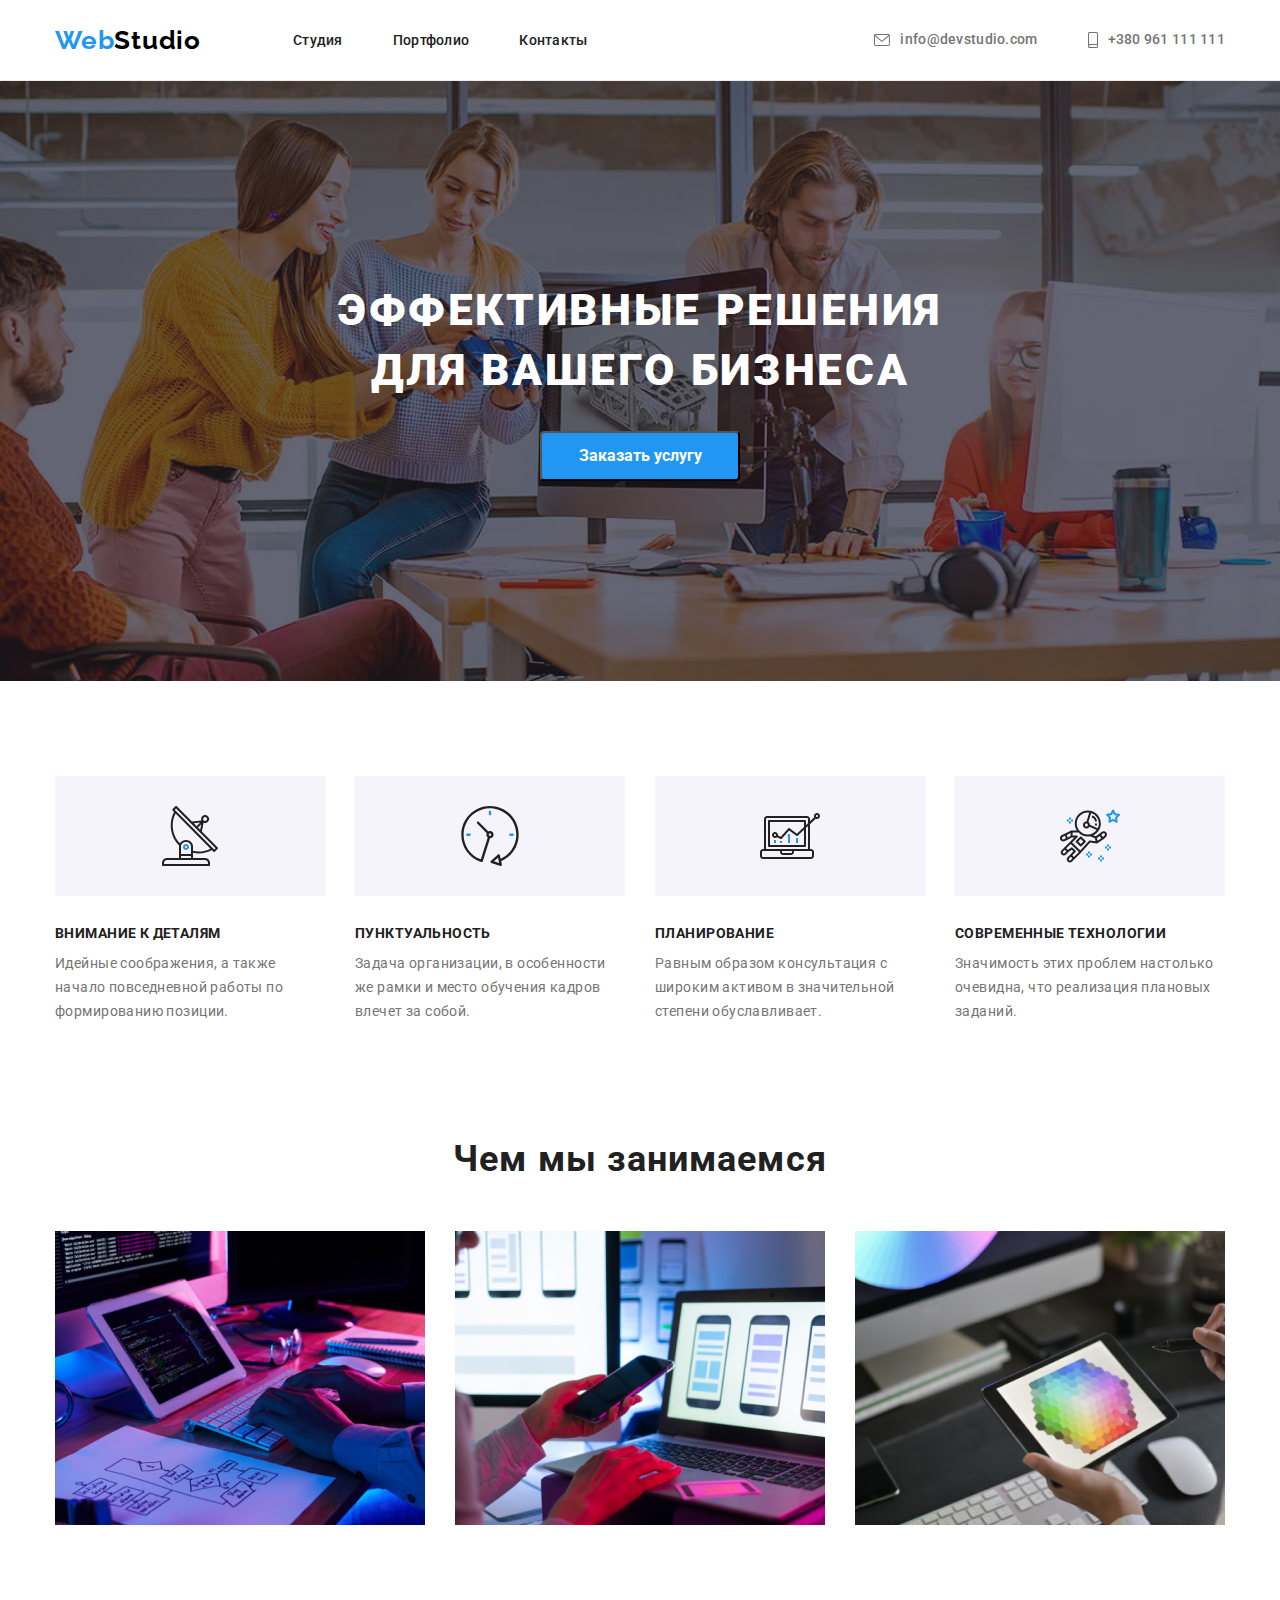
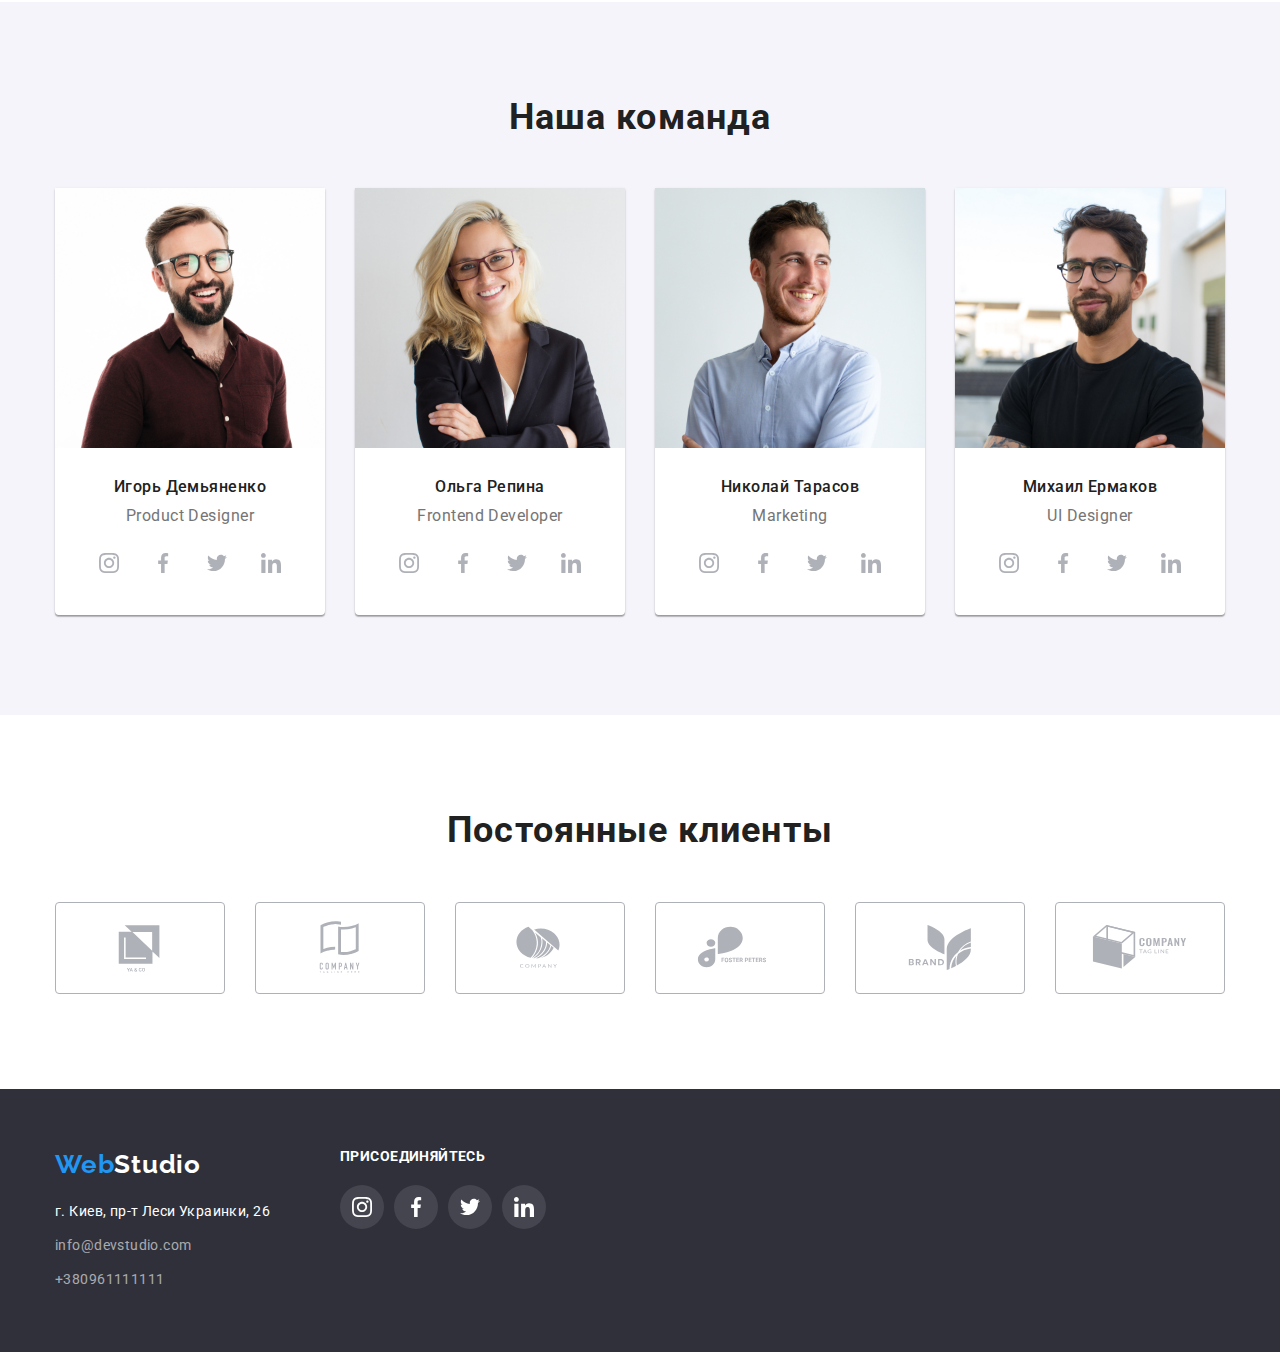
<file: index.html>
<!DOCTYPE html>
<html lang="RU">
<head>
    <meta charset="UTF-8">
    <meta http-equiv="X-UA-Compatible" content="IE=edge">
    <meta name="viewport" content="width=device-width, initial-scale=1.0">
    <title>Вебстудія</title>
    <link rel="preconnect" href="https://fonts.googleapis.com">
    <link rel="preconnect" href="https://fonts.gstatic.com" crossorigin>
    <link href="https://fonts.googleapis.com/css2?family=Roboto:wght@400;500;700;900&display=swap" rel="stylesheet">
    <link rel="preconnect" href="https://fonts.googleapis.com">
    <link rel="preconnect" href="https://fonts.gstatic.com" crossorigin>
    <link href="https://fonts.googleapis.com/css2?family=Raleway:wght@700&family=Roboto:wght@400;500;700;900&display=swap"
                  rel="stylesheet">
    <link rel="stylesheet" href="https://cdnjs.cloudflare.com/ajax/libs/modern-normalize/1.1.0/modern-normalize.min.css">
    <link rel="stylesheet" href="css/styles.css">
</head>
<body>
    
    <!-- шапка -->
    <header class="header">
    <div class="header-div container">

        
         <a href="./index.html" class="logo link" >Web<span class="logo-one">Studio</span> </a>
    <nav class="nav">
        
   <ul class="header-list list">
        <li class="header-item">
            <a href="./index.html" class="heder-link link">Студия</a>
         </li>
        <li class="header-item">
            <a href="./portfolio.html" class="heder-link link">Портфолио</a> 
        </li>
        <li class="header-item">
            <a href="" class="heder-link link">Контакты</a>
        </li>
   </ul>

    </nav>
   <ul class="header-nav list">
        <li class="header-nav-item">
            <a class="header-maill link" href="info@devstudio.com">
                <svg class="maill-icon" width="16" height="12">
                    <use href="./img/sprite.svg#icon-post"></use>
                </svg>
             info@devstudio.com </a>
        </li>
        <li class="header-nav-item">
            <a class="header-tell link" href="tel:+380961111111">
                <svg class="tell-icon" width="10" height="16">
                    <use href="./img/sprite.svg#icon-smartphone"></use>
                </svg>
                +380 961 111 111</a>
        </li>
   </ul>
    </div>
</header>
    
<main>
    <!-- герой -->
<section class="section-hero overlay">
    <div class="hero">
        <div class="container"> 
            <h1 class="hero-text link">Эффективные решения <br> для вашего бизнеса</h1>
            <button  class="hero-button" type="button">Заказать услугу</button> 
        </div>
    </div>
</section> 
<!-- ./img/sprit-2.svg#icon-antenna" -->
   <!-- опис -->
    <section class="about">
        <div class="container">
            <ul class="about-list list">
                <li class="about-item about-box">
                    <div class="about-icon-item">
                <svg class="about-icon" width="106" height="60">
                    <use href="./img/sprite.svg#icon-antenna"></use>
                </svg>
                </div>
                    <h3 class="about-title link">Внимание к деталям</h3>
                    <p class="about-text link">Идейные соображения, а также начало повседневной работы по формированию позиции.</p>
                </li>
                <li class="about-item about-box">
                    <div class="about-icon-item">
                    <svg class="about-icon" width="106" height="60">
                        <use href="./img/sprite.svg#icon-clock"></use>
                    </svg>
                    </div>
                    <h3 class="about-title link">Пунктуальность</h3> 
                    <p class="about-text link">Задача организации, в особенности же рамки и место обучения кадров влечет за собой.</p>
                </li>
                <li class="about-item about-box">
                    <div class="about-icon-item">
                    <svg class="about-icon" width="106" height="60">
                        <use href="./img/sprite.svg#icon-diagram"></use>
                    </svg>
                    </div>
                    <h3 class="about-title link">Планирование</h3> 
                    <p class="about-text link">Равным образом консультация с широким активом в значительной степени обуславливает.</p>
                </li>
                <li class="about-item about-box">
                    <div class="about-icon-item">
                    <svg class="about-icon" width="106" height="60">
                        <use href="./img/sprite.svg#icon-astronaut"></use>
                    </svg>
                    </div>
                    <h3 class="about-title link">Современные технологии</h3> 
                    <p class="about-text link">Значимость этих проблем настолько очевидна, что реализация плановых заданий.</p>
                </li>
            </ul>
        </div>
    </section>
    <!-- вид роботи фото-->
<section class="work">
    <div class=" container">
        <h2 class="work-title link">Чем мы занимаемся</h2>
            <ul class="work-list list">
                <li class="work-item">
                    <img src="./img/box1.jpg" alt="кляцаєм по клаві">
                </li>
                <li class="work-item"> 
                    <img src="./img/box2.jpg" alt="тримаємо телефон">
                </li>
                <li class="work-item">
                    <img src="./img/box3.jpg" alt="вибираєм колір">
                </li>
            </ul>   
    </div>
</section>

<!-- працівники -->
<section class="section-team">
    <div class="team container">

<h2 class="team-title" >Наша команда</h2>
    
<ul class="team-list list">
    <li class="team-item">
    <div class="team-box">
        <img src="./img/img1.jpg" alt="Ігор" width="270">
    <div class="team-text-p">
        <h3 class="team-text link">Игорь Демьяненко</h3>
        <p class="team-text-work link">Product Designer</p>
        <ul class="team-socials list socials-list">
            <li class="socials-item">
                <a href="" class="socials-link link">
                    <svg class="social-icon" width="20" height="20">
                        <use href="./img/sprite.svg#icon-instagram"></use>
                    </svg> 
                </a>

            </li>
            <li class="socials-item">
                <a href="" class="socials-link link">
                    <svg class="social-icon" width="20" height="20">
                        <use href="./img/sprite.svg#icon-facebook"></use>
                    </svg>
                </a>
            
            </li>
            <li class="socials-item">
                <a href="" class="socials-link link">
                    <svg class="social-icon" width="20" height="20">
                        <use href="./img/sprite.svg#icon-twitter"></use>
                    </svg>
                </a>
            
            </li>
            <li class="socials-item">
                <a href="" class="socials-link link">
                    <svg class="social-icon" width="20" height="20">
                        <use href="./img/sprite.svg#icon-linkedin"></use>
                    </svg>
                </a>
            
            </li>

        </ul>
    </div>
    </div>
    </li>

    <li class="team-item">
        <div class="team-box">
            <img src="./img/img2.jpg" alt="Ольга" width="270">
        <div class="team-text-p">
            <h3 class="team-text link">Ольга Репина</h3>
            <p class="team-text-work link">Frontend Developer</p>
            <ul class="team-socials list socials-list">
                <li class="socials-item">
                    <a href="" class="socials-link link">
                        <svg class="social-icon" width="20" height="20">
                            <use href="./img/sprite.svg#icon-instagram"></use>
                        </svg>
                    </a>
            
                </li>
                <li class="socials-item">
                    <a href="" class="socials-link link">
                        <svg class="social-icon" width="20" height="20">
                            <use href="./img/sprite.svg#icon-facebook"></use>
                        </svg>
                    </a>
            
                </li>
                <li class="socials-item">
                    <a href="" class="socials-link link">
                        <svg class="social-icon" width="20" height="20">
                            <use href="./img/sprite.svg#icon-twitter"></use>
                        </svg>
                    </a>
            
                </li>
                <li class="socials-item">
                    <a href="" class="socials-link link">
                        <svg class="social-icon" width="20" height="20">
                            <use href="./img/sprite.svg#icon-linkedin"></use>
                        </svg>
                    </a>
            
                </li>
            
            </ul>
        </div>
        </div>
    </li>

    <li class="team-item">
        <div class="team-box">
            <img src="./img/img3.jpg" alt="Микола" width="270">
        <div class="team-text-p">
            <h3 class="team-text link">Николай Тарасов</h3>
            <p class="team-text-work link">Marketing</p>
            <ul class="team-socials list socials-list">
                <li class="socials-item">
                    <a href="" class="socials-link link">
                        <svg class="social-icon" width="20" height="20">
                            <use href="./img/sprite.svg#icon-instagram"></use>
                        </svg>
                    </a>
            
                </li>
                <li class="socials-item">
                    <a href="" class="socials-link link">
                        <svg class="social-icon" width="20" height="20">
                            <use href="./img/sprite.svg#icon-facebook"></use>
                        </svg>
                    </a>
            
                </li>
                <li class="socials-item">
                    <a href="" class="socials-link link">
                        <svg class="social-icon" width="20" height="20">
                            <use href="./img/sprite.svg#icon-twitter"></use>
                        </svg>
                    </a>
            
                </li>
                <li class="socials-item">
                    <a href="" class="socials-link link">
                        <svg class="social-icon" width="20" height="20">
                            <use href="./img/sprite.svg#icon-linkedin"></use>
                        </svg>
                    </a>
            
                </li>
            
            </ul>
        </div>
        </div>
    </li>
    <li class="team-item">
    <div class="team-box">
        <img src="./img/img4.jpg" alt="Міша" width="270">
    <div class="team-text-p">
        <h3 class="team-text link">Михаил Ермаков</h3>
        <p class="team-text-work link">UI Designer</p>
        <ul class="team-socials list socials-list">
            <li class="socials-item">
                <a href="" class="socials-link link">
                    <svg class="social-icon" width="20" height="20">
                        <use href="./img/sprite.svg#icon-instagram"></use>
                    </svg>
                </a>
        
            </li>
            <li class="socials-item">
                <a href="" class="socials-link link">
                    <svg class="social-icon" width="20" height="20">
                        <use href="./img/sprite.svg#icon-facebook"></use>
                    </svg>
                </a>
        
            </li>
            <li class="socials-item">
                <a href="" class="socials-link link">
                    <svg class="social-icon" width="20" height="20">
                        <use href="./img/sprite.svg#icon-twitter"></use>
                    </svg>
                </a>
        
            </li>
            <li class="socials-item">
                <a href="" class="socials-link link">
                    <svg class="social-icon" width="20" height="20">
                        <use href="./img/sprite.svg#icon-linkedin"></use>
                    </svg>
                </a>
        
            </li>
        
        </ul>
    </div>
    </div>  
    </li>
    </ul>
    </div>

</section>

   <!-- Клієнти -->
   <section class="section-client">
       <div class="client container">
           <h2 class="client-title">Постоянные клиенты</h2>
           <ul class="client-list list">
               
                <li class="client-item">
                    <a href="" class="client-link link">
                        <svg class="client-icon" width="106" height="60">
                            <use href="./img/sprite.svg#icon-Logo"></use>
                        </svg>
                    </a>
                    
                </li>
                
                
                <li class="client-item">
                    <a href="" class="client-link link">
                        <svg class="client-icon" width="106" height="60">
                            <use href="./img/sprite.svg#icon-Logo-1"></use>
                        </svg>
                    </a>
                
                </li>
                
               
                <li class="client-item">
                    <a href="" class="client-link link">
                        <svg class="client-icon" width="106" height="60">
                            <use href="./img/sprite.svg#icon-Logo-2"></use>
                        </svg>
                    </a>
                
                </li>
              
                
                <li class="client-item">
                    <a href="" class="client-link link">
                        <svg class="client-icon" width="106" height="60">
                            <use href="./img/sprite.svg#icon-Logo-3"></use>
                        </svg>
                    </a>
                
                </li>
               
                <li class="client-item">
                    <a href="" class="client-link link">
                        <svg class="client-icon" width="106" height="60">
                            <use href="./img/sprite.svg#icon-Logo-4"></use>
                        </svg>
                    </a>
                
                </li>
               
               
                <li class="client-item">
                    <a href="" class="client-link link">
                        <svg class="client-icon" width="106" height="60">
                            <use href="./img/sprite.svg#icon-Logo-5"></use>
                        </svg>
                    </a>
                
                </li>
               
           </ul>
       </div>

   </section>


</main> 
<!-- футер -->

<footer class="footer">
    <div class="container footer-div">
        <div class="footer-left">
    <a href="./index.html" class="logo link">Web<span class="logo-two">Studio</span> </a>
    <div class="footer-nav">
    
        <ul class="footer-list list">
            <li class="footer-item">
                <a class="footer-address link" href="">г. Киев, пр-т Леси Украинки, 26</a>
                </li>
            <li class="footer-item">
                <a class="footer-mail-tel link" href="info@devstudio.com">info@devstudio.com</a>
            </li>
            <li class="footer-item">
                <a class="footer-mail-tel link" href="tel:+380961111111">+380961111111</a>
            </li>
        </ul>
        </div>
    </div>

    <div class="footer-right">
    <h2 class="footer-right-title">
        присоединяйтесь
    </h2>
    <ul class="footer-list-box list">
        <li class="foter-icon-item">
            <a href="" class="footer-link link">
                <svg class="footer-icon" width="20" height="20">
                    <use href="./img/sprite.svg#icon-instagram"></use>
                </svg>
            </a>

        </li>
        <li class="foter-icon-item">
            <a href="" class="footer-link link">
                <svg class="footer-icon" width="20" height="20">
                    <use href="./img/sprite.svg#icon-facebook"></use>
                </svg>
            </a>
        
        </li>
        <li class="foter-icon-item">
            <a href="" class="footer-link link">
                <svg class="footer-icon" width="20" height="20">
                    <use href="./img/sprite.svg#icon-twitter"></use>
                </svg>
            </a>
        
        </li>
        <li class="foter-icon-item">
            <a href="" class="footer-link link">
                <svg class="footer-icon" width="20" height="20">
                    <use href="./img/sprite.svg#icon-linkedin"></use>
                </svg>
            </a>
        
        </li>
        
    </ul>
    </div>
</div>
</footer>

</body>
</html>
</file>
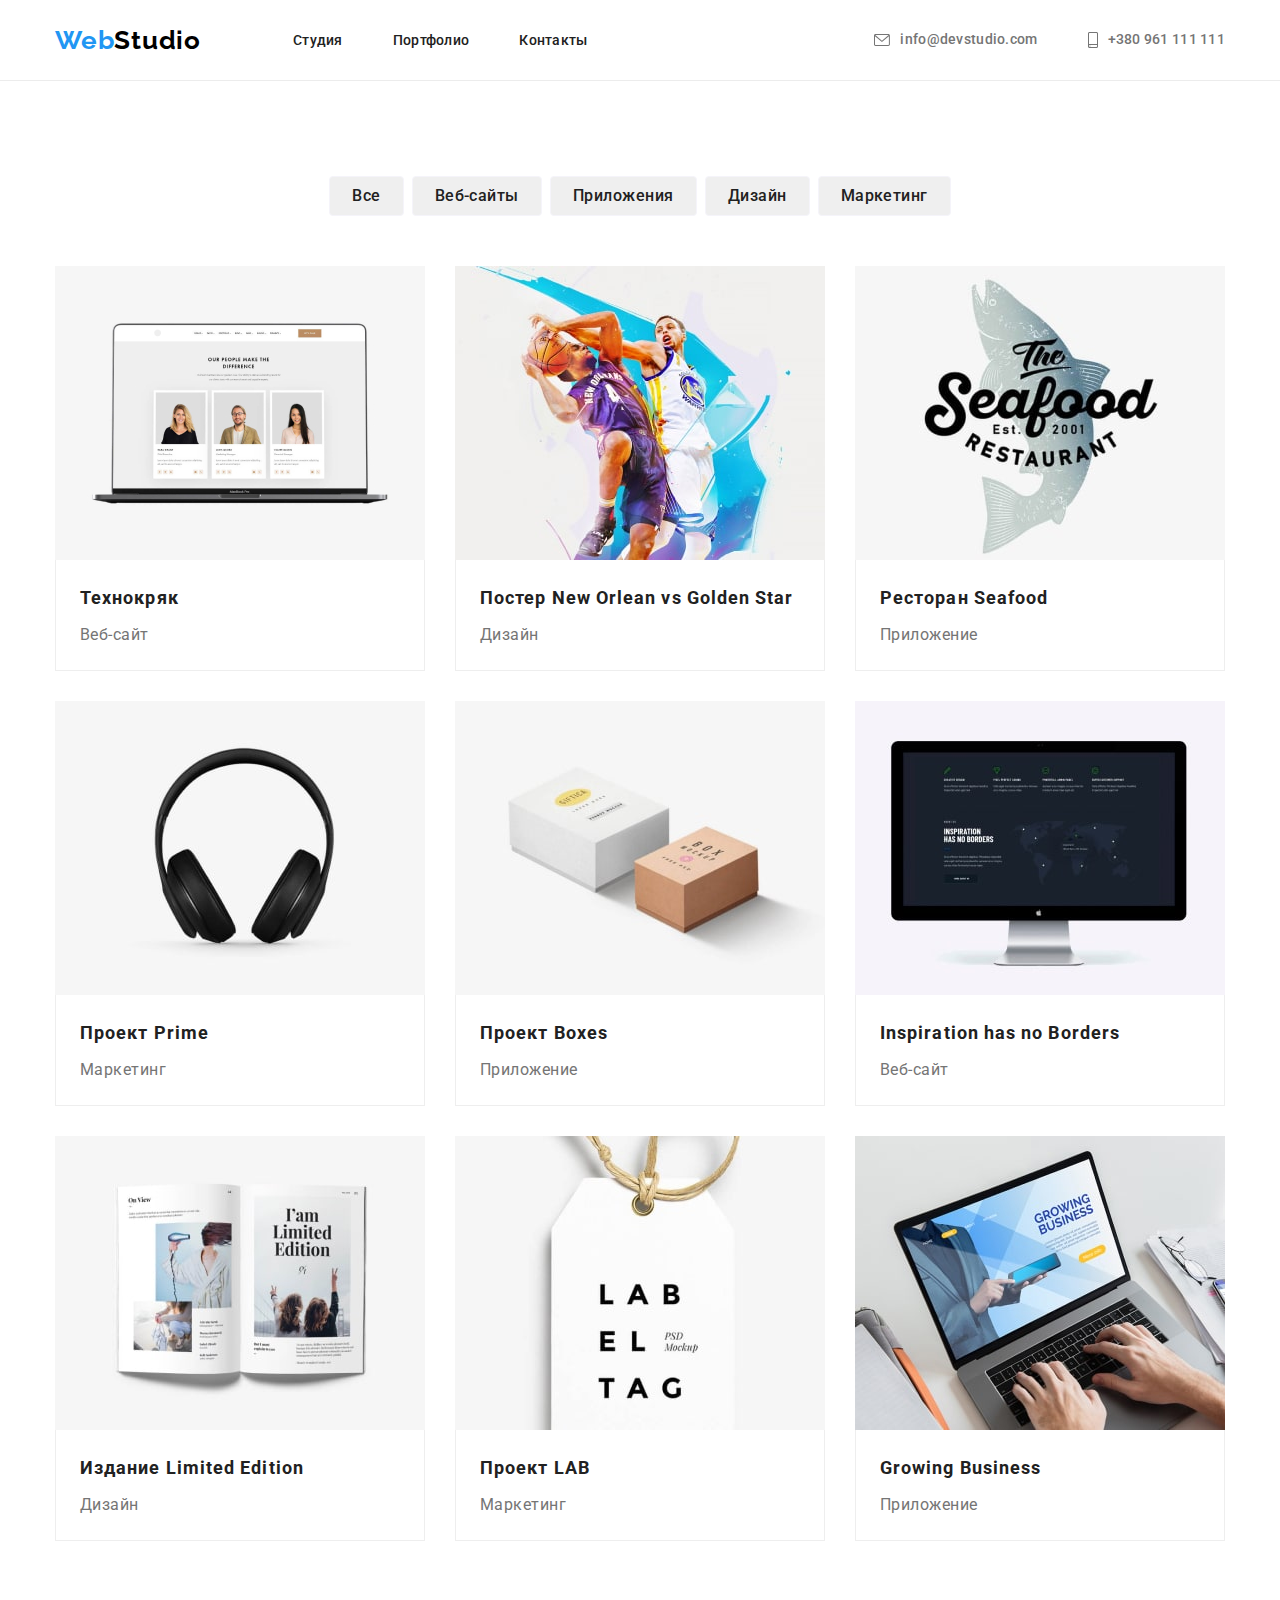
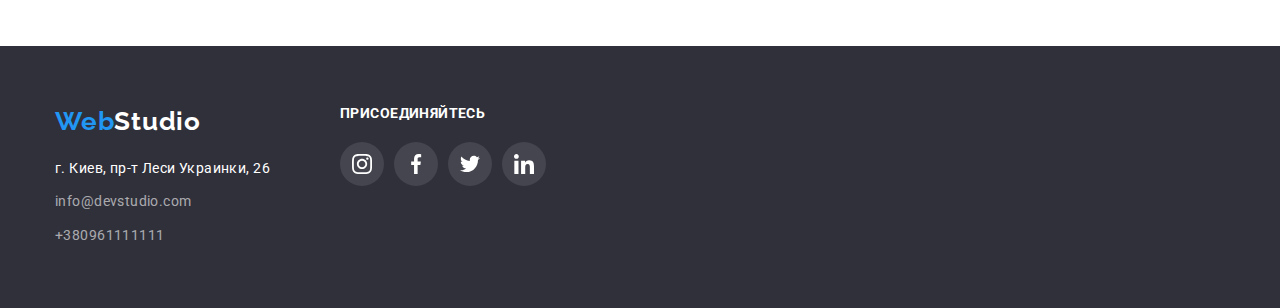
<file: portfolio.html>
<!DOCTYPE html>
<html lang="RU">
<head>
    <meta charset="UTF-8">
    <meta http-equiv="X-UA-Compatible" content="IE=edge">
    <meta name="viewport" content="width=device-width, initial-scale=1.0">
    <title>Портфоліо</title>
    <link rel="preconnect" href="https://fonts.googleapis.com">
    <link rel="preconnect" href="https://fonts.gstatic.com" crossorigin>
    <link href="https://fonts.googleapis.com/css2?family=Roboto:wght@400;500;700;900&display=swap" rel="stylesheet">
    <link rel="preconnect" href="https://fonts.googleapis.com">
    <link rel="preconnect" href="https://fonts.gstatic.com" crossorigin>
    <link href="https://fonts.googleapis.com/css2?family=Raleway:wght@700&family=Roboto:wght@400;500;700;900&display=swap"
        rel="stylesheet">

   <link rel="stylesheet" href="https://cdnjs.cloudflare.com/ajax/libs/modern-normalize/1.1.0/modern-normalize.min.css">


    <link rel="stylesheet" href="css/styles.css">   
</head>
<body>
    
    <!-- Хедер!!!!! -->
    <header class="header">
        <div class="header-div container">
    
    
            <a href="./index.html" class="logo link">Web<span class="logo-one">Studio</span> </a>
            <nav class="nav">
    
                <ul class="header-list list">
                    <li class="header-item">
                        <a href="./index.html" class="heder-link link">Студия</a>
                    </li>
                    <li class="header-item">
                        <a href="./portfolio.html" class="heder-link link">Портфолио</a>
                    </li>
                    <li class="header-item">
                        <a href="" class="heder-link link">Контакты</a>
                    </li>
                </ul>
    
            </nav>
            <ul class="header-nav list">
                <li class="header-nav-item">
                    <a class="header-maill link" href="info@devstudio.com">
                        <svg class="maill-icon" width="16" height="12">
                            <use href="./img/sprite.svg#icon-post"></use>
                        </svg>
                        info@devstudio.com </a>
                </li>
                <li class="header-nav-item">
                    <a class="header-tell link" href="tel:+380961111111">
                        <svg class="tell-icon" width="10" height="16">
                            <use href="./img/sprite.svg#icon-smartphone"></use>
                        </svg>
                        +380 961 111 111</a>
                </li>
            </ul>
        </div>
    </header>
<main>
    <!-- кнопки -->
<section class="section-portfolio">
    <div class="container ">
    <h2 class="hide
    ">Кнопки</h2>
    <div class="button-box">
        <ul class="button-portfolio list">
            <li class="button-item">
            <button class="button-portfolio-list" type="button">Все</button>
            </li>
            <li class="button-item">
                <button class="button-portfolio-list" type="button">Веб-сайты</button>
            </li>
            <li class="button-item">
                <button class="button-portfolio-list" type="button">Приложения</button>
            </li>
            <li class="button-item">
                <button class="button-portfolio-list" type="button">Дизайн</button>
            </li>
            <li class="button-item">
                <button class="button-portfolio-list" type="button">Маркетинг</button>
            </li>
        </ul>
</div>
<!-- фото -->
<div class="card-box">
        <ul 
        class="card-set list ">
        <li class="card-item">
            
                
                 <img src="./img/project1.jpg" alt="Ноутбук" width="370" height="294">
               <div class="text-box">
                <h3 class="foto-title link">Технокряк</h3>
                <p class="foto-text link">Веб-сайт</p>
            </div>
        </li>
    
        <li class="card-item">
            <img src="./img/project2.jpg" alt="Постер Новий Орлеан" width="370" height="294">
            <div class="text-box">
                <h3 class="foto-title link">Постер New Orlean vs Golden Star</h3>
                <p class="foto-text link">Дизайн</p>
            </div>
        </li>

        <li class="card-item">
            <img src="./img/project3.jpg" alt="Ресторан постер" width="370" height="294">
           <div class="text-box">
                <h3 class="foto-title link">Ресторан Seafood</h3>
                <p class="foto-text link">Приложение</p>
            </div>
        </li>
        <li class="card-item">
            <img src="./img/project4.jpg" alt="Навушники" width="370" height="294">
           <div class="text-box">
                <h3 class="foto-title link">Проект Prime</h3>
                <p class="foto-text link">Маркетинг</p>
            </div>
        </li>
        <li class="card-item">
            <img src="./img/project5.jpg" alt="Коробки" width="370" height="294">
           <div class="text-box">
                <h3 class="foto-title link">Проект Boxes</h3>
                <p class="foto-text link">Приложение</p>
            </div>
        </li>
        <li class="card-item">
            <img src="./img/project6.jpg" alt="Комп'ютер" width="370" height="294">
            <div class="text-box">
                <h3 class="foto-title link">Inspiration has no Borders</h3>
                <p class="foto-text link">Веб-сайт</p>
            </div>
        </li>
        <li class="card-item">
            <img src="./img/project7.jpg" alt="Книга" width="370" height="294">
            <div class="text-box">
                <h3 class="foto-title link">Издание Limited Edition</h3>
                <p class="foto-text link">Дизайн</p>
            </div>
        </li>
        <li class="card-item">
            <img src="./img/project8.jpg" alt="Бірка" width="370" height="294">
            <div class="text-box">
                <h3 class="foto-title link">Проект LAB</h3>
                <p class="foto-text link">Маркетинг</p>
            </div>
        </li>
        <li class="card-item">
            <img src="./img/project9.jpg" alt="Ноутбук" width="370" height="294">
                <div class="text-box">
                    <h3 class="foto-title link">Growing Business</h3>
                    <p class="foto-text link">Приложение</p>
                </div>
        </li>
    </ul>
</div>
</div>
</section>
</main>

<footer class="footer">
    <div class="container footer-div">
        <div class="footer-left">
            <a href="./index.html" class="logo link">Web<span class="logo-two">Studio</span> </a>
            <div class="footer-nav">

                <ul class="footer-list list">
                    <li class="footer-item">
                        <a class="footer-address link" href="">г. Киев, пр-т Леси Украинки, 26</a>
                    </li>
                    <li class="footer-item">
                        <a class="footer-mail-tel link" href="info@devstudio.com">info@devstudio.com</a>
                    </li>
                    <li class="footer-item">
                        <a class="footer-mail-tel link" href="tel:+380961111111">+380961111111</a>
                    </li>
                </ul>
            </div>
        </div>

        <div class="footer-right">
            <h2 class="footer-right-title">
                присоединяйтесь
            </h2>
            <ul class="footer-list-box list">
                <li class="foter-icon-item">
                    <a href="" class="footer-link link">
                        <svg class="footer-icon" width="20" height="20">
                            <use href="./img/sprite.svg#icon-instagram"></use>
                        </svg>
                    </a>

                </li>
                <li class="foter-icon-item">
                    <a href="" class="footer-link link">
                        <svg class="footer-icon" width="20" height="20">
                            <use href="./img/sprite.svg#icon-facebook"></use>
                        </svg>
                    </a>

                </li>
                <li class="foter-icon-item">
                    <a href="" class="footer-link link">
                        <svg class="footer-icon" width="20" height="20">
                            <use href="./img/sprite.svg#icon-twitter"></use>
                        </svg>
                    </a>

                </li>
                <li class="foter-icon-item">
                    <a href="" class="footer-link link">
                        <svg class="footer-icon" width="20" height="20">
                            <use href="./img/sprite.svg#icon-linkedin"></use>
                        </svg>
                    </a>

                </li>

            </ul>
        </div>
    </div>
</footer>
</body>
</html>
</file>
<file: css/styles.css>
:root {
  --main-text-color: #757575;
  --secondary-text-color: #212121;
  --main-title-color: #ffffff;
  --accent-color: #2196f3;
}

body {
  font-family: "Roboto", sans-serif;
  background: var(--main-title-color);
}
h1,
h2,
h3,
h4,
h5,
h6,
p {
  margin: 0;
}
img {
  display: block;
  max-width: 100%;
  height: auto;
}
.list {
  list-style: none;
  padding: 0;
  margin: 0;
}
.link {
  text-decoration: none;
}
.container {
  margin-left: auto;
  margin-right: auto;
  width: 1200px;
  padding-left: 15px;
  padding-right: 15px;
}
/* HEDER!!!!!!!!!!!!! */
.header {
  border-bottom: 1px solid #ececec;
}
.header-div {
  display: flex;
  align-items: center;

  height: 80px;
}
.logo {
  font-family: Raleway;
  font-style: normal;
  font-weight: 700;
  font-size: 26px;
  line-height: 1.19;
  letter-spacing: 0.03em;
  color: #2196f3;
}
.logo-one {
  color: #000;
}

/* силки!!!!!!!!!!!!!! */
.header-item:not(:last-child) {
  margin-right: 50px;
}
.header-list {
  display: flex;
  margin-left: 92px;
}

.heder-link {
  display: block;
  padding-top: 32px;
  padding-bottom: 32px;
  font-style: normal;
  font-weight: 500;
  font-size: 14px;
  line-height: 16px;
  letter-spacing: 0.02em;
  color: var(--secondary-text-color);
}
.heder-link:hover,
.heder-link:focus {
  color: var(--accent-color);
}
/* телефон емеіл */
.header-nav {
  display: flex;
  margin-left: auto;
  align-items: center;
}
.header-nav .header-nav-item + .header-nav-item {
  margin-left: 50px;
}

.header-maill {
  display: flex;
  font-style: normal;
  font-weight: 500;
  font-size: 14px;
  line-height: 1.14;
  letter-spacing: 0.02em;
  color: var(--main-text-color);
  align-items: center;
}
.maill-icon {
  margin-right: 10px;
  fill: var(--main-text-color);
  fill: currentColor;
}

.header-maill:hover,
.header-maill:focus {
  color: var(--accent-color);
}
.header-tell {
  display: flex;
  font-style: normal;
  font-weight: 500;
  font-size: 14px;
  line-height: 1.14;
  letter-spacing: 0.02em;
  color: var(--main-text-color);
  align-items: center;
}
.tell-icon {
  margin-right: 10px;
  fill: var(--main-text-color);
  fill: currentColor;
}

.header-tell:hover,
.header-tell:focus {
  color: var(--accent-color);
}
/* герой!!!!!!!! */
.overlay {
  max-width: 1600px;
  min-height: 600px;
  margin-left: auto;
  margin-right: auto;
  background-image: linear-gradient(
      rgba(47, 48, 58, 0.4),
      rgba(47, 48, 58, 0.4)
    ),
    url(../img/hero-img.jpg);

  background-size: cover;
  background-repeat: no-repeat;
  background-position: center;
}
.section-hero {
  padding-top: 200px;
  padding-bottom: 200px;
  background-color: #2f303a;
}
.hero {
  text-align: center;
  margin-left: auto;
  margin-right: auto;
}

.hero-text {
  margin-top: 0px;
  margin-bottom: 30px;

  letter-spacing: 0.06em;
  text-transform: uppercase;

  font-style: normal;
  font-weight: 900;
  font-size: 44px;
  line-height: 1.36;

  letter-spacing: 0.06em;
  text-transform: uppercase;
  color: var(--main-title-color);
}
.hero-button {
  background-color: var(--accent-color);

  font-style: normal;
  width: 200px;
  height: 50px;
  color: var(--main-title-color);

  font-style: normal;
  font-weight: 700;
  font-size: 16px;
  line-height: 1.87;

  box-shadow: 0px 4px 4px rgba(0, 0, 0, 0.15);
  border-radius: 4px;
}

/* опис!!!!!!!!! */
.about {
  padding-top: 95px;
  padding-bottom: 115px;
}
.about-list {
  display: flex;
}

.about-item {
  flex: 1 1 auto;
  width: 270px;
  height: 251px;
}
.about-icon-item {
  align-items: center;
  justify-content: center;
  margin-bottom: 30px;
  display: flex;
  background-color: #f5f4fa;
  width: 270px;
  height: 120px;
  background-position: center;
}
.about-box {
  width: 100%;
  height: 100%;
}
.about-box:not(:last-child) {
  margin-right: 30px;
}

.about-title {
  margin: 0 0 10px 0;
  font-style: normal;
  font-weight: 700;
  font-size: 14px;
  line-height: 1.14;
  letter-spacing: 0.03em;
  text-transform: uppercase;
  color: var(--secondary-text-color);
}
.about-text {
  font-style: normal;
  font-weight: normal;
  font-size: 14px;
  line-height: 1.71;
  letter-spacing: 0.03em;
  color: var(--main-text-color);
}

/* РОБОТА фото!!!!!!! */
.work {
  padding-bottom: 77px;
}
.work-title {
  margin-bottom: 50px;
  margin-top: 0px;
  font-style: normal;
  font-weight: bold;
  font-size: 36px;
  line-height: 1.16;
  text-align: center;
  letter-spacing: 0.03em;
  color: var(--secondary-text-color);
}

.work-list {
  display: flex;
}
.work-item:not(:last-child) {
  margin-right: 30px;
}
/* ПРАЦІВНИКИ!!!!!! */
.section-team {
  padding-top: 95px;
  padding-bottom: 100px;
  background-color: #f5f4fa;
}

.team-box {
  background-color: #ffffff;
  box-shadow: 0px 1px 3px rgba(0, 0, 0, 0.12), 0px 1px 1px rgba(0, 0, 0, 0.14),
    0px 2px 1px rgba(0, 0, 0, 0.2);
  border-radius: 0px 0px 4px 4px;
}
.team-title {
  text-align: center;
  margin-bottom: 50px;
  font-style: normal;
  font-weight: 700;
  font-size: 36px;
  line-height: 1.16;
  text-align: center;
  letter-spacing: 0.03em;
  color: var(--secondary-text-color);
}

.team-list {
  display: flex;
}
.team-item:not(:last-child) {
  margin-right: 30px;
}
.team-text-p {
  padding: 30px 0;
}
.team-text {
  text-align: center;
  margin-bottom: 10px;
  font-style: normal;
  font-weight: 500;
  font-size: 16px;
  line-height: 1.18;
  letter-spacing: 0.03em;
  color: var(--secondary-text-color);
}
.team-text-work {
  margin-top: 0;

  text-align: center;
  font-style: normal;
  font-weight: normal;
  font-size: 16px;
  line-height: 1.18;
  letter-spacing: 0.03em;
  color: var(--main-text-color);
  margin-bottom: 15px;
}

.socials-list {
  display: flex;
  justify-content: center;
}
.socials-item {
  width: 44px;
  height: 44px;
}
.socials-item:not(:last-child) {
  margin-right: 10px;
}
.socials-link {
  width: 100%;
  height: 100%;
  display: flex;
  align-items: center;
  justify-content: center;
  border-radius: 50%;
  background-color: #ffffff;
  fill: #afb1b8;
}
.socials-link:hover,
.socials-link:focus,
.socials-link:hover .socials-icon,
.socials-link:focus .socials-icon {
  fill: #ffffff;
  background-color: var(--accent-color);
  cursor: pointer;
}
/* клієнти!!!! */
.section-client {
  padding-top: 95px;
  padding-bottom: 95px;
}
.client-title {
  font-style: normal;
  font-weight: 700;
  font-size: 36px;
  line-height: 1.16;
  text-align: center;
  letter-spacing: 0.03em;
  color: var(--secondary-text-color);
  margin-bottom: 50px;
}
.client-list {
  display: flex;
  justify-content: center;
}
.client-item {
  width: 170px;
  height: 92px;
  border: 1px solid #afb1b8;
  box-sizing: border-box;
  border-radius: 4px;
}
.client-item:not(:last-child) {
  margin-right: 30px;
}

.client-link {
  width: 100%;
  height: 100%;
  display: flex;
  align-items: center;
  justify-content: center;

  fill: #afb1b8;
}
.client-item:hover,
.client-item:focus,
.client-link:hover .client-icon,
.client-link:focus .client-icon {
  fill: var(--accent-color);
  border-color: var(--accent-color);
}
/* ФУтер!!!!!!!! */

.footer {
  background: #2f303a;

  padding-top: 60px;
  padding-bottom: 60px;
}
.footer-div {
  display: flex;
}
.logo-two {
  color: var(--main-title-color);
}
.footer-nav {
  margin: 20px 0 0 0;
}
.footer-item:not(:last-child) {
  margin-bottom: 10px;
}
.footer-address {
  font-style: normal;
  font-weight: normal;
  font-size: 14px;
  line-height: 1.71;
  letter-spacing: 0.03em;
  color: var(--main-title-color);
}
.footer-mail-tel {
  font-style: normal;
  font-weight: normal;
  font-size: 14px;
  line-height: 1.71;
  letter-spacing: 0.03em;
  color: rgba(255, 255, 255, 0.6);
}
.footer-right {
  padding-left: 70px;
}
.footer-right-title {
  font-style: normal;
  font-weight: bold;
  font-size: 14px;
  line-height: 1.14;
  letter-spacing: 0.03em;
  text-transform: uppercase;
  color: var(--main-title-color);
  margin-bottom: 20px;
}
.footer-list-box {
  display: flex;
}
.foter-icon-item {
  width: 44px;
  height: 44px;
}
.foter-icon-item:not(:last-child) {
  margin-right: 10px;
}
.footer-link {
  width: 100%;
  height: 100%;
  display: flex;
  align-items: center;
  justify-content: center;
  border-radius: 50%;

  background: rgba(255, 255, 255, 0.1);
  fill: #ffffff;
}
.footer-link:hover,
.footer-link:focus {
  background-color: var(--accent-color);
}
/* -------------ПОРТФОЛІО------------ */
.hide {
  display: none;
}

.section-portfolio {
  padding-top: 95px;
  padding-bottom: 105px;
}
.button-item:not(:last-child) {
  margin-right: 8px;
}
.button-portfolio {
  display: flex;
  justify-content: center;
  flex-basis: calc(100% / 4 - 8px);

  margin-left: auto;
  margin-right: auto;
  margin-bottom: 50px;
}

.button-portfolio-list {
  font-family: Roboto;
  font-style: normal;
  font-weight: 500;
  font-size: 16px;
  line-height: 1.62;
  text-align: center;
  letter-spacing: 0.03em;
  color: var(--secondary-text-color);
  border: 1px solid #f5f4fa;
  border-radius: 4px;
  padding-left: 22px;
  padding-right: 22px;
  padding-top: 6px;
  padding-bottom: 6px;
}

.button-portfolio-list:hover,
.button-portfolio-list:focus {
  color: var(--main-title-color);
  background-color: var(--accent-color);
}
.card-box {
  margin-left: auto;
  margin-right: auto;
}
.card-set {
  display: flex;
  flex-wrap: wrap;

  padding: 0;
  margin: 0;
  margin-left: -30px;
  margin-top: -30px;
}

.card-set > .card-item {
  flex-basis: calc(100% / 3 - 30px);
  margin-left: 30px;
  margin-top: 30px;

  box-sizing: border-box;
}
.card-item:hover,
.card-item:focus {
  box-shadow: 0px 1px 1px rgba(0, 0, 0, 0.12), 0px 4px 4px rgba(0, 0, 0, 0.06),
    1px 4px 6px rgba(0, 0, 0, 0.16);
}

.text-box {
  padding-top: 20px;
  padding-right: 24px;
  padding-bottom: 20px;
  padding-left: 24px;

  border-bottom: 1px solid #eeeeee;
  border-left: 1px solid #eeeeee;
  border-right: 1px solid #eeeeee;
}
.foto-title {
  font-style: normal;
  font-weight: 700;
  font-size: 18px;
  line-height: 2;
  letter-spacing: 0.06em;
  color: var(--secondary-text-color);
  margin-bottom: 4px;
}
.foto-text {
  font-style: normal;
  font-weight: normal;
  font-size: 16px;
  line-height: 1.87;
  letter-spacing: 0.03em;
  color: var(--main-text-color);
}
</file>
